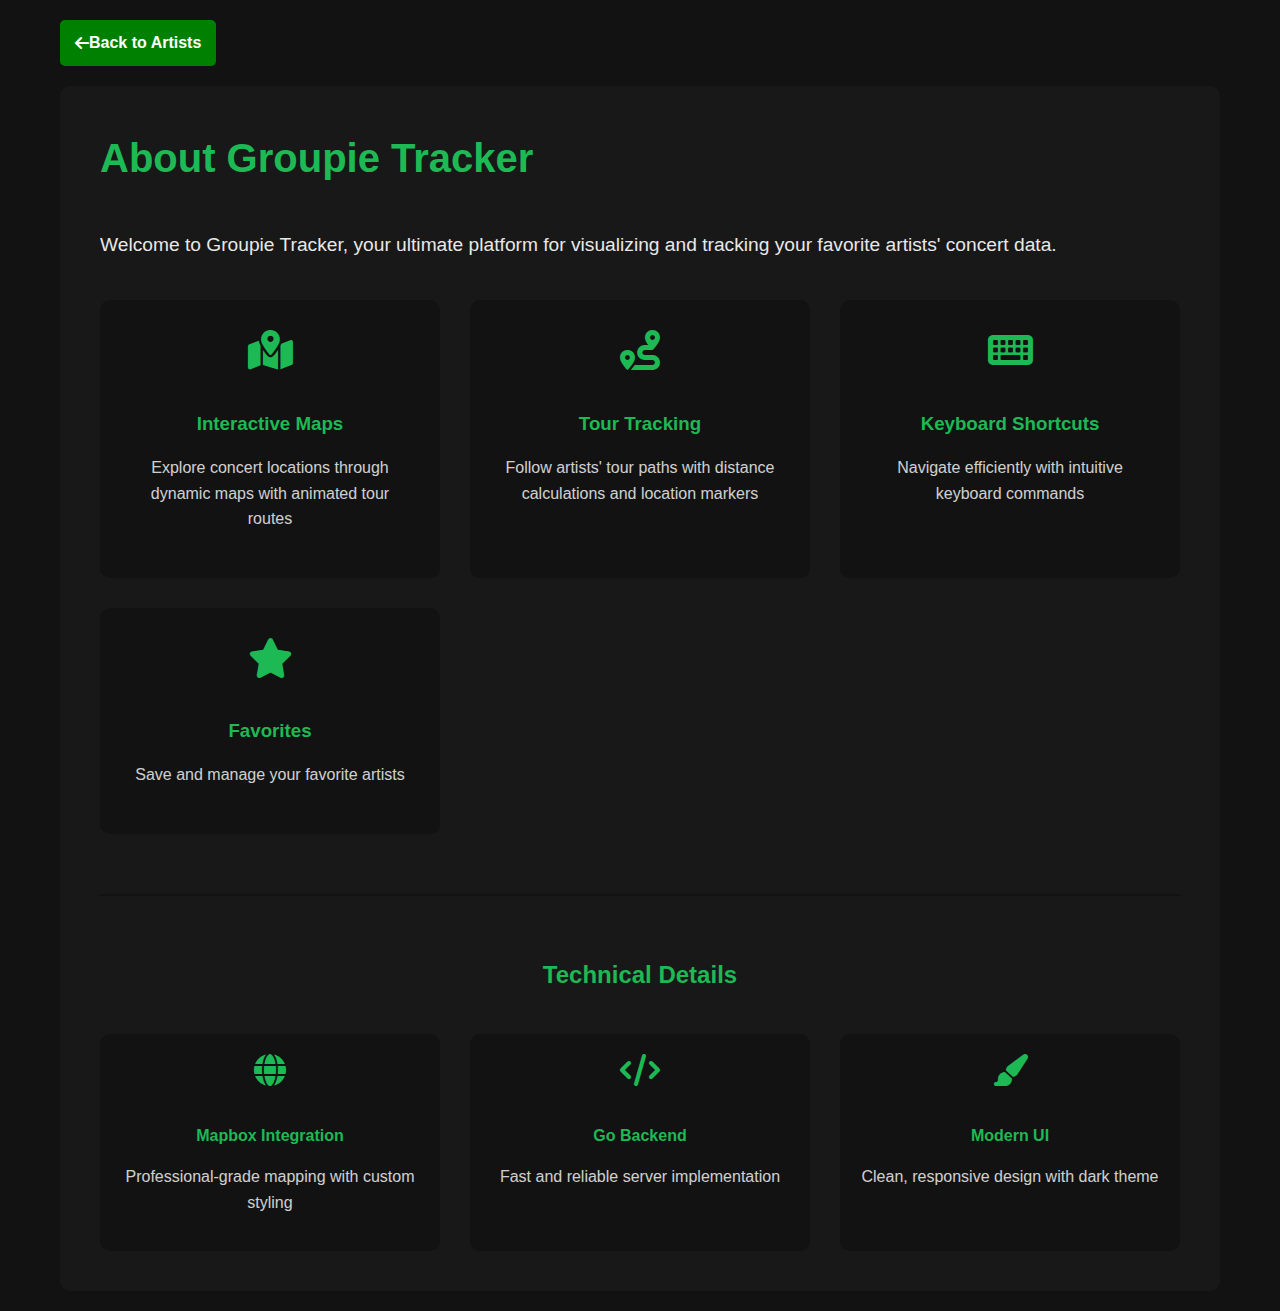
<file: templates/about.html>
<!DOCTYPE html>
<html lang="en">
<head>
    <meta charset="UTF-8">
    <meta name="viewport" content="width=device-width, initial-scale=1.0">
    <title>About - Groupie Tracker</title>
    <link rel="stylesheet" href="https://cdnjs.cloudflare.com/ajax/libs/font-awesome/6.0.0-beta3/css/all.min.css">
    <link rel="stylesheet" href="/static/css/styles.css">
</head>
<body>
    <div class="container">
        <nav class="breadcrumb">
            <a href="/" class="back-button"><i class="fas fa-arrow-left"></i> Back to Artists</a>
        </nav>

        <div class="about-section">
            <h1>About Groupie Tracker</h1>
            <p class="about-description">
                Welcome to Groupie Tracker, your ultimate platform for visualizing and tracking your favorite artists' concert data. 
            </p>

            <div class="features-grid">
                <div class="feature-card">
                    <i class="fas fa-map-marked-alt"></i>
                    <h3>Interactive Maps</h3>
                    <p>Explore concert locations through dynamic maps with animated tour routes</p>
                </div>
                
                <div class="feature-card">
                    <i class="fas fa-route"></i>
                    <h3>Tour Tracking</h3>
                    <p>Follow artists' tour paths with distance calculations and location markers</p>
                </div>

                <div class="feature-card">
                    <i class="fas fa-keyboard"></i>
                    <h3>Keyboard Shortcuts</h3>
                    <p>Navigate efficiently with intuitive keyboard commands</p>
                </div>

                <div class="feature-card">
                    <i class="fas fa-star"></i>
                    <h3>Favorites</h3>
                    <p>Save and manage your favorite artists</p>
                </div>
            </div>

            <div class="tech-stack">
                <h2>Technical Details</h2>
                <div class="tech-list">
                    <div class="tech-item">
                        <i class="fas fa-globe"></i>
                        <h4>Mapbox Integration</h4>
                        <p>Professional-grade mapping with custom styling</p>
                    </div>
                    <div class="tech-item">
                        <i class="fas fa-code"></i>
                        <h4>Go Backend</h4>
                        <p>Fast and reliable server implementation</p>
                    </div>
                    <div class="tech-item">
                        <i class="fas fa-paint-brush"></i>
                        <h4>Modern UI</h4>
                        <p>Clean, responsive design with dark theme</p>
                    </div>
                </div>
            </div>
        </div>
    </div>
</body>
</html>
</file>
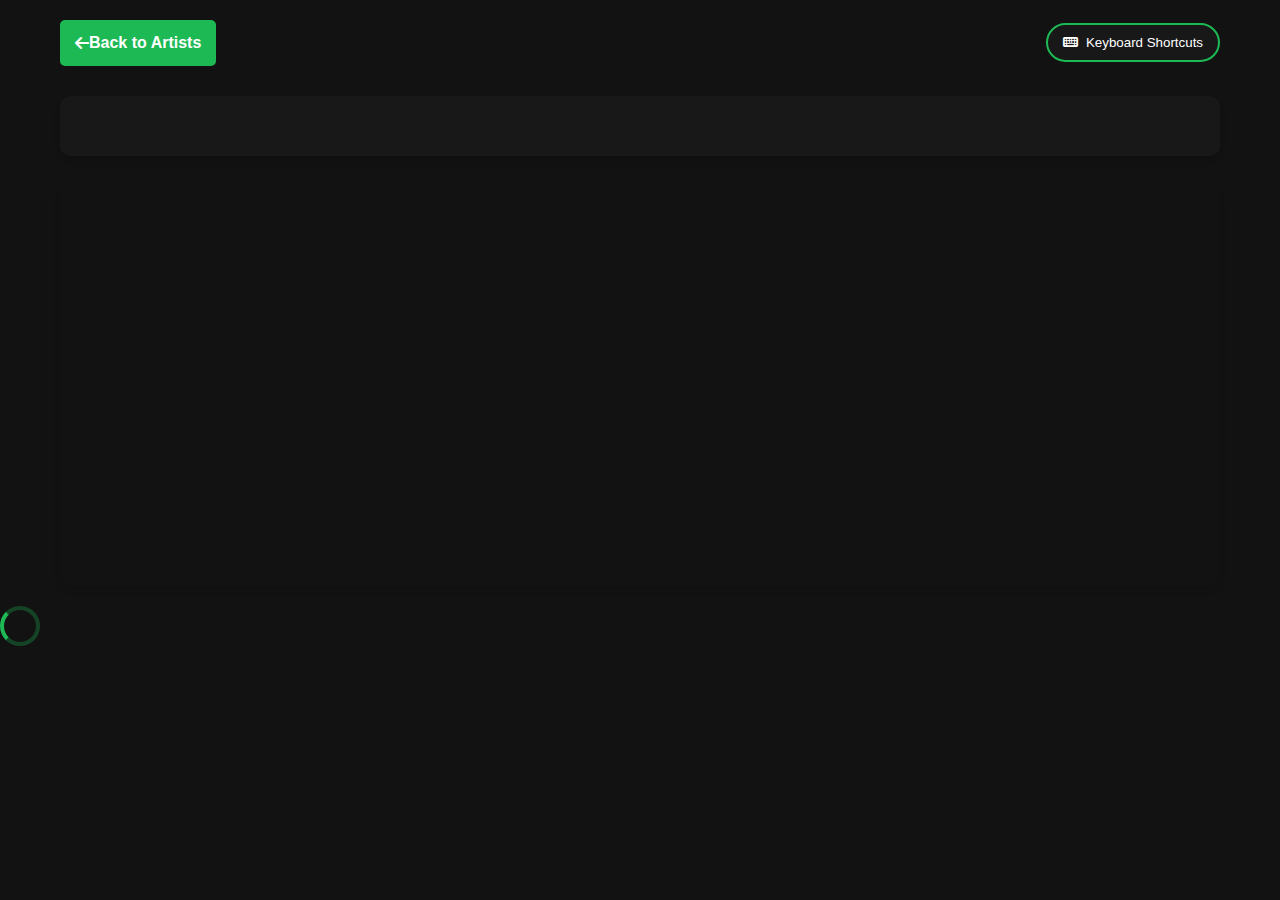
<file: templates/artist-details.html>
<!DOCTYPE html>
<html lang="en">
<head>
    <meta charset="UTF-8">
    <meta name="viewport" content="width=device-width, initial-scale=1.0">
    <title>Artist Details - Groupie Tracker</title>
    <link href="https://api.mapbox.com/mapbox-gl-js/v2.9.1/mapbox-gl.css" rel="stylesheet">
    <link rel="stylesheet" href="https://cdnjs.cloudflare.com/ajax/libs/font-awesome/6.0.0-beta3/css/all.min.css">
    <link rel="stylesheet" href="/static/css/styles.css">
    <style>
        .back-button {
            color: white;
            background-color: #1db954;
            padding: 10px 15px;
            border-radius: 5px;
            text-decoration: none;
            display: inline-flex;
            align-items: center;
            font-weight: bold;
            transition: background-color 0.3s ease;
        }
    
        .back-button:hover {
            background-color: darkgreen;
        }
    </style>
    
</head>
<body>
    <div class="container">
        <nav class="breadcrumb">
            <a href="/" class="back-button"><i class="fas fa-arrow-left"></i> Back to Artists</a>
            <div class="shortcuts-guide">
                <button class="shortcuts-toggle" aria-expanded="false" aria-controls="shortcuts-content">
                    <i class="fas fa-keyboard"></i>
                    Keyboard Shortcuts
                </button>
                <div id="shortcuts-content" class="shortcuts-content" role="dialog" aria-label="Keyboard shortcuts">
                    <h3>Keyboard Shortcuts</h3>
                    <ul role="list">
                        <li><kbd>Alt</kbd> + <kbd>←</kbd> Back to main page</li>
                        <li><kbd>Alt</kbd> + <kbd>F</kbd> Toggle favorite</li>
                        <li><kbd>Alt</kbd> + <kbd>S</kbd> Share artist</li>
                    </ul>
                </div>
            </div>
        </nav>
        
        <div id="artist-details" class="artist-details-page">
            <!-- Artist details will be populated by JavaScript -->
        </div>
        
        <div id="map" class="details-map"></div>
    </div>

    <div id="loading" class="loading-overlay">
        <div class="spinner"></div>
    </div>
    
    <div id="error-message" class="error-message" role="alert" aria-live="assertive"></div>

    <script src="https://api.mapbox.com/mapbox-gl-js/v2.9.1/mapbox-gl.js"></script>
    <script src="/static/js/error-handler.js"></script>
    <script src="/static/js/artist-details.js"></script>
</body>
</html>
</file>
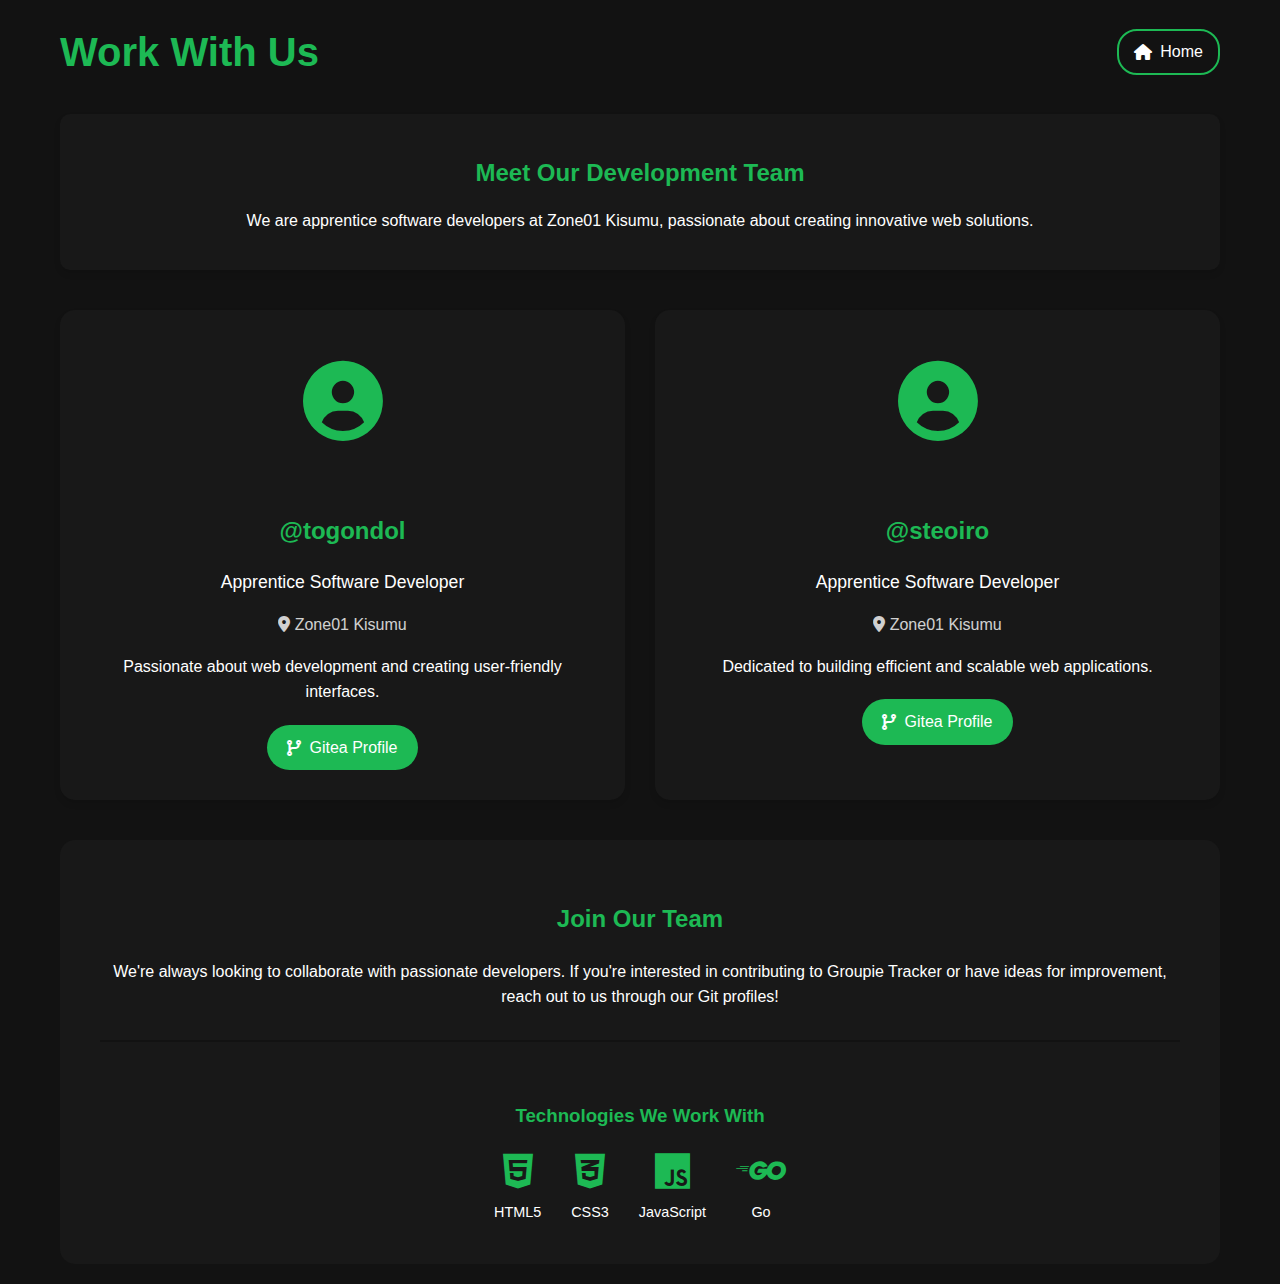
<file: templates/work-with-us.html>
<!DOCTYPE html>
<html lang="en">
<head>
    <meta charset="UTF-8">
    <meta name="viewport" content="width=device-width, initial-scale=1.0">
    <title>Work With Us - Groupie Tracker</title>
    <link rel="stylesheet" href="https://cdnjs.cloudflare.com/ajax/libs/font-awesome/6.0.0-beta3/css/all.min.css">
    <link rel="stylesheet" href="/static/css/styles.css">
    <link rel="stylesheet" href="/static/css/work-with-us.css">
</head>
<body>
    <div class="container">
        <div class="header-section">
            <h1>Work With Us</h1>
            <div class="header-actions">
                <a href="/" class="nav-link">
                    <i class="fas fa-home"></i> Home
                </a>
            </div>
        </div>

        <main class="main-content">
            <div class="team-intro">
                <h2>Meet Our Development Team</h2>
                <p>We are apprentice software developers at Zone01 Kisumu, passionate about creating innovative web solutions.</p>
            </div>

            <div class="team-members">
                <div class="dev-card">
                    <div class="dev-image">
                        <i class="fas fa-user-circle"></i>
                    </div>
                    <div class="dev-info">
                        <h3>@togondol</h3>
                        <p class="dev-role">Apprentice Software Developer</p>
                        <p class="dev-location"><i class="fas fa-map-marker-alt"></i> Zone01 Kisumu</p>
                        <div class="dev-bio">
                            <p>Passionate about web development and creating user-friendly interfaces.</p>
                        </div>
                        <div class="dev-links">
                            <a href="https://learn.zone01kisumu.ke/git/togondol" class="profile-link" target="_blank">
                                <i class="fas fa-code-branch"></i> Gitea Profile
                            </a>
                        </div>
                    </div>
                </div>

                <div class="dev-card">
                    <div class="dev-image">
                        <i class="fas fa-user-circle"></i>
                    </div>
                    <div class="dev-info">
                        <h3>@steoiro</h3>
                        <p class="dev-role">Apprentice Software Developer</p>
                        <p class="dev-location"><i class="fas fa-map-marker-alt"></i> Zone01 Kisumu</p>
                        <div class="dev-bio">
                            <p>Dedicated to building efficient and scalable web applications.</p>
                        </div>
                        <div class="dev-links">
                            <a href="https://learn.zone01kisumu.ke/git/steoiro" class="profile-link" target="_blank">
                                <i class="fas fa-code-branch"></i> Gitea Profile
                            </a>
                        </div>
                    </div>
                </div>
            </div>

            <div class="join-section">
                <h2>Join Our Team</h2>
                <p>We're always looking to collaborate with passionate developers. If you're interested in contributing to Groupie Tracker or have ideas for improvement, reach out to us through our Git profiles!</p>
                <div class="tech-stack">
                    <h3>Technologies We Work With</h3>
                    <div class="tech-icons">
                        <div class="tech-icon"><i class="fab fa-html5"></i><span>HTML5</span></div>
                        <div class="tech-icon"><i class="fab fa-css3-alt"></i><span>CSS3</span></div>
                        <div class="tech-icon"><i class="fab fa-js"></i><span>JavaScript</span></div>
                        <div class="tech-icon"><i class="fab fa-golang"></i><span>Go</span></div>
                    </div>
                </div>
            </div>
        </main>
    </div>
</body>
</html>
</file>
<file: static/css/styles.css>
:root {
    --primary-color: #1DB954;
    --secondary-color: #191414;
    --text-color: #FFFFFF;
    --background-color: #121212;
    --card-color: #181818;
    --hover-color: #282828;
}

body {
    font-family: 'Circular', Arial, sans-serif;
    line-height: 1.6;
    margin: 0;
    padding: 0;
    background-color: var(--background-color);
    color: var(--text-color);
}

.container {
    max-width: 1200px;
    margin: 0 auto;
    padding: 20px;
    width: 100%;
    box-sizing: border-box;
}

.main-content {
    width: 100%;
}

.header-section {
    display: flex;
    justify-content: space-between;
    align-items: center;
    margin-bottom: 30px;
    width: 100%;
}

.header-actions {
    display: flex;
    gap: 15px;
    align-items: center;
}

h1 {
    color: var(--primary-color);
    font-size: 2.5rem;
    margin: 0; /* Reset margin */
}

#search-container {
    width: 100%;
    margin-bottom: 30px;
    position: relative;
}

#search-input {
    width: 100%;
    padding: 15px;
    font-size: 18px;
    border: none;
    border-radius: 50px;
    background-color: var(--card-color);
    color: var(--text-color);
    box-shadow: 0 4px 6px rgba(0, 0, 0, 0.1);
    transition: all 0.3s ease;
    box-sizing: border-box;
}

#search-input:focus {
    outline: none;
    box-shadow: 0 0 0 2px var(--primary-color);
}

#suggestions {
    position: absolute;
    top: 100%;
    left: 0;
    right: 0;
    border-radius: 0 0 20px 20px;
    background-color: var(--card-color);
    box-shadow: 0 4px 6px rgba(0, 0, 0, 0.1);
    z-index: 10;
}

.suggestion-item {
    padding: 15px;
    cursor: pointer;
    transition: background-color 0.3s ease;
}

.suggestion-item:hover {
    background-color: var(--hover-color);
}

#filter-container {
    width: 100%;
    margin-bottom: 30px;
    background-color: var(--card-color);
    padding: 20px;
    border-radius: 10px;
    box-shadow: 0 4px 6px rgba(0, 0, 0, 0.1);
    box-sizing: border-box;
}

.filter-section {
    margin-bottom: 20px;
    padding: 15px;
    background-color: var(--card-color);
    border-radius: 10px;
}

.filter-section:last-child {
    margin-bottom: 0;
}

.filter-row {
    display: flex;
    align-items: center;
    margin-bottom: 20px;
}

.filter-row label {
    color: var(--text-color);
    margin-right: 15px;
    min-width: 150px;
    font-weight: bold;
}

.range-container {
    display: flex;
    align-items: center;
    gap: 15px;
    width: 100%;
}

.slider-container {
    flex-grow: 1;
    padding: 0 10px;
}

.range-slider {
    flex-grow: 1;
    margin-right: 15px;
    width: 100%;
    height: 5px;
    border-radius: 5px;
    background: #d3d3d3;
    outline: none;
}

.range-slider::-webkit-slider-thumb {
    -webkit-appearance: none;
    appearance: none;
    width: 20px;
    height: 20px;
    border-radius: 50%;
    background: var(--primary-color);
    cursor: pointer;
}

.year-display {
    color: var(--primary-color);
    min-width: 50px;
    font-weight: bold;
}

#member-checkboxes, #location-checkboxes {
    display: flex;
    flex-wrap: wrap;
    gap: 15px;
}

#member-checkboxes label, #location-checkboxes label {
    display: flex;
    align-items: center;
    color: var(--text-color);
    cursor: pointer;
}

#member-checkboxes input[type="checkbox"], #location-checkboxes input[type="checkbox"] {
    margin-right: 8px;
}

#results-container {
    width: 100%;
    display: grid;
    grid-template-columns: repeat(auto-fill, minmax(250px, 1fr));
    gap: 30px;
    justify-content: center;
}

@media (max-width: 768px) {
    .container {
        padding: 10px;
    }

    .header-section {
        flex-direction: column;
        gap: 15px;
        text-align: center;
    }

    h1 {
        font-size: 2rem;
    }

    .header-actions {
        width: 100%;
        justify-content: center;
    }

    .range-container {
        flex-direction: column;
        gap: 10px;
    }

    .year-input {
        width: 100%;
    }
}

/* Navigation and action buttons */
.nav-link, .favorites-toggle-btn {
    padding: 8px 15px;
    border-radius: 20px;
    border: 2px solid var(--primary-color);
    background: none;
    color: var(--text-color);
    text-decoration: none;
    display: flex;
    align-items: center;
    gap: 8px;
    transition: all 0.3s ease;
    cursor: pointer;
}

.nav-link:hover, .favorites-toggle-btn:hover {
    background-color: var(--primary-color);
    transform: translateY(-2px);
}

/* Add box-sizing to all elements */
*, *::before, *::after {
    box-sizing: border-box;
}

.artist-card {
    border-radius: 10px;
    padding: 20px;
    background-color: var(--card-color);
    cursor: pointer;
    box-shadow: 0 4px 6px rgba(0, 0, 0, 0.1);
    transition: all 0.3s ease;
    display: flex;
    flex-direction: column;
    align-items: center;
}

.artist-card:hover {
    transform: translateY(-10px);
    box-shadow: 0 12px 16px rgba(0, 0, 0, 0.2);
}

.artist-card img {
    width: 100%;
    height: 200px;
    object-fit: cover;
    border-radius: 10px;
    margin-bottom: 15px;
}

.artist-card h3 {
    margin: 0;
    color: var(--primary-color);
}

.artist-card p {
    margin: 5px 0;
    color: var(--text-color);
}

#artist-details {
    margin-top: 30px;
    background-color: var(--card-color);
    padding: 30px;
    border-radius: 10px;
    box-shadow: 0 4px 6px rgba(0, 0, 0, 0.1);
}

#map {
    height: 400px;
    width: 100%;
    margin-top: 30px;
    border-radius: 10px;
    box-shadow: 0 4px 6px rgba(0, 0, 0, 0.1);
}

.spinner {
    border: 4px solid rgba(29, 185, 84, 0.3);
    width: 40px;
    height: 40px;
    border-radius: 50%;
    border-left-color: var(--primary-color);
    animation: spin 1s linear infinite;
}

@keyframes spin {
    0% { transform: rotate(0deg); }
    100% { transform: rotate(360deg); }
}

@media (max-width: 768px) {
    .container {
        padding: 10px;
    }

    h1 {
        font-size: 2rem;
    }

    #search-input {
        font-size: 16px;
        padding: 12px;
    }

    .filter-row {
        flex-direction: column;
        align-items: flex-start;
    }

    .filter-row label {
        margin-bottom: 10px;
    }

    #results-container {
        grid-template-columns: repeat(auto-fill, minmax(200px, 1fr));
    }

    .artist-card {
        padding: 15px;
    }

    #artist-details {
        padding: 20px;
    }
}

@keyframes fadeIn {
    from { opacity: 0; transform: translateY(20px); }
    to { opacity: 1; transform: translateY(0); }
}

.artist-card {
    animation: fadeIn 0.3s ease-out;
}

.page-transition {
    transition: opacity 0.3s ease-out;
}

.page-transition.fade-out {
    opacity: 0;
}

::-webkit-scrollbar {
    width: 10px;
}

::-webkit-scrollbar-track {
    background: var(--background-color);
}

::-webkit-scrollbar-thumb {
    background: var(--primary-color);
    border-radius: 5px;
}


.error-message {
    background-color: #ff4444;
    color: white;
    padding: 10px;
    border-radius: 5px;
    margin-bottom: 20px;
    display: none;
}

.custom-marker {
    cursor: pointer;
}

.custom-popup {
    z-index: 1;
}

.custom-popup {
    color: black;
    font-family: Arial, sans-serif;
}

.custom-popup h3 {
    font-size: 14px;
    margin: 0;
    padding: 5px 0;
}

.custom-marker {
    cursor: pointer;
    transition: transform 0.3s ease;
}

.custom-marker:hover {
    transform: scale(1.2);
}

.custom-popup {
    color: black;
    font-family: Arial, sans-serif;
    max-width: 200px;
}

.popup-header {
    display: flex;
    justify-content: space-between;
    align-items: center;
    border-bottom: 1px solid #ccc;
    padding-bottom: 5px;
    margin-bottom: 10px;
}

.popup-close {
    background: none;
    border: none;
    font-size: 20px;
    cursor: pointer;
}

.popup-content {
    max-height: 150px;
    overflow-y: auto;
}

.custom-popup h3 {
    font-size: 16px;
    margin: 0;
}

.custom-popup h4 {
    font-size: 14px;
    margin: 10px 0 5px;
}

.custom-popup ul {
    padding-left: 20px;
    margin: 0;
}

.custom-popup li {
    font-size: 12px;
}

.back-button {
    color: white;
    background-color: green;
    padding: 10px 15px;
    border-radius: 5px;
    text-decoration: none;
    display: inline-flex;
    align-items: center;
    font-weight: bold;
    transition: background-color 0.3s ease;
}

.back-button:hover {
    background-color: darkgreen;
}

.filter-actions {
    display: flex;
    justify-content: flex-end;
    margin-top: 20px;
}

.clear-filters-btn {
    background-color: var(--card-color);
    color: var(--text-color);
    border: 2px solid var(--primary-color);
    padding: 10px 20px;
    border-radius: 50px;
    cursor: pointer;
    display: flex;
    align-items: center;
    gap: 8px;
    transition: all 0.3s ease;
    font-size: 16px;
}

.clear-filters-btn:hover {
    background-color: var(--primary-color);
    transform: translateY(-2px);
    box-shadow: 0 4px 6px rgba(0, 0, 0, 0.1);
}

.clear-filters-btn i {
    font-size: 14px;
}

.action-buttons {
    display: flex;
    gap: 10px;
    margin-top: 20px;
}

.action-btn {
    padding: 10px 20px;
    border: 2px solid var(--primary-color);
    border-radius: 50px;
    background: var(--card-color);
    color: var(--text-color);
    cursor: pointer;
    display: flex;
    align-items: center;
    gap: 8px;
    transition: all 0.3s ease;
}

.action-btn:hover {
    background: var(--primary-color);
    transform: translateY(-2px);
}

.favorite-btn.favorited {
    background: var(--primary-color);
}

.share-btn i {
    font-size: 16px;
}

.notification {
    position: fixed;
    bottom: 20px;
    left: 50%;
    transform: translateX(-50%);
    background-color: var(--primary-color);
    color: var(--text-color);
    padding: 12px 24px;
    border-radius: 50px;
    box-shadow: 0 4px 6px rgba(0, 0, 0, 0.1);
    z-index: 1000;
    animation: slideUp 0.3s ease-out, fadeOut 0.3s ease-out 1.7s;
}

@keyframes slideUp {
    from {
        transform: translate(-50%, 100%);
        opacity: 0;
    }
    to {
        transform: translate(-50%, 0);
        opacity: 1;
    }
}

@keyframes fadeOut {
    from {
        opacity: 1;
    }
    to {
        opacity: 0;
    }
}

.header-section {
    display: flex;
    justify-content: space-between;
    align-items: center;
    margin-bottom: 30px;
}

.favorites-toggle-btn {
    background-color: var(--card-color);
    color: var(--text-color);
    border: 2px solid var(--primary-color);
    padding: 10px 20px;
    border-radius: 50px;
    cursor: pointer;
    display: flex;
    align-items: center;
    gap: 8px;
    transition: all 0.3s ease;
}

.favorites-toggle-btn:hover {
    background-color: var(--primary-color);
    transform: translateY(-2px);
}

.favorites-toggle-btn.active {
    background-color: var(--primary-color);
}

.notification {
    position: fixed;
    bottom: 20px;
    left: 50%;
    transform: translateX(-50%);
    background-color: var(--primary-color);
    color: var(--text-color);
    padding: 12px 24px;
    border-radius: 50px;
    box-shadow: 0 4px 6px rgba(0, 0, 0, 0.1);
    z-index: 1000;
    animation: slideUp 0.3s ease-out;
}

.notification {
    display: flex;
    align-items: center;
    gap: 8px;
}

.notification i {
    font-size: 16px;
}

.notification-success {
    background-color: var(--primary-color);
}

.notification-clipboard {
    background-color: #4a90e2;
}

.notification-error {
    background-color: #ff4444;
}

@keyframes fadeOut {
    from {
        opacity: 1;
        transform: translate(-50%, 0);
    }
    to {
        opacity: 0;
        transform: translate(-50%, 20px);
    }
}

.filter-section {
    margin-bottom: 20px;
    padding: 15px;
    background-color: var(--card-color);
    border-radius: 10px;
}

.filter-section h3 {
    margin-top: 0;
    margin-bottom: 15px;
    color: var(--primary-color);
    display: flex;
    align-items: center;
    gap: 10px;
}

.range-container {
    display: flex;
    align-items: center;
    gap: 15px;
}

.year-input {
    width: 70px;
    padding: 5px;
    border: 1px solid var(--primary-color);
    border-radius: 5px;
    background-color: var(--card-color);
    color: var(--text-color);
}

.slider-container {
    flex-grow: 1;
    padding: 0 10px;
}

.checkbox-group {
    display: grid;
    grid-template-columns: repeat(auto-fill, minmax(120px, 1fr));
    gap: 10px;
}

.checkbox-label {
    display: flex;
    align-items: center;
    gap: 8px;
    cursor: pointer;
    padding: 5px;
    border-radius: 5px;
    transition: background-color 0.3s;
}

.checkbox-label:hover {
    background-color: var(--hover-color);
}

.scrollable {
    max-height: 200px;
    overflow-y: auto;
    padding-right: 10px;
}

.location-search {
    margin-bottom: 10px;
}

.location-search input {
    width: 100%;
    padding: 8px;
    border: 1px solid var(--primary-color);
    border-radius: 5px;
    background-color: var(--card-color);
    color: var(--text-color);
}

.custom-marker {
    width: 35px;
    height: 35px;
    cursor: pointer;
    transition: transform 0.3s ease;
}

.marker-content {
    position: relative;
    width: 100%;
    height: 100%;
    display: flex;
    align-items: center;
    justify-content: center;
}

.marker-content i {
    color: #1DB954;
    font-size: 35px;
    filter: drop-shadow(0 2px 4px rgba(0,0,0,0.3));
}

.marker-number {
    position: absolute;
    top: 50%;
    left: 50%;
    transform: translate(-50%, -50%);
    color: white;
    font-size: 12px;
    font-weight: bold;
}

.custom-marker:hover {
    transform: scale(1.2);
    z-index: 2;
}

.mapboxgl-popup {
    max-width: 300px;
}

.mapboxgl-popup-content {
    background: #282828;
    color: white;
    border-radius: 8px;
    padding: 15px;
    box-shadow: 0 4px 6px rgba(0,0,0,0.1);
}

.mapboxgl-popup-close-button {
    color: white;
    font-size: 16px;
    padding: 5px;
}

.custom-popup h3 {
    margin: 0 0 10px 0;
    color: #1DB954;
}

.custom-popup p {
    margin: 0;
    font-size: 14px;
}

.loading-state {
    position: relative;
    min-height: 200px;
    display: flex;
    align-items: center;
    justify-content: center;
    background: var(--card-color);
    border-radius: 10px;
    margin: 20px 0;
}

.loading-text {
    color: var(--primary-color);
    margin-left: 15px;
    font-size: 1.1em;
}

.feedback-message {
    position: fixed;
    top: 20px;
    right: 20px;
    padding: 15px 25px;
    border-radius: 8px;
    background: var(--card-color);
    color: var(--text-color);
    box-shadow: 0 4px 6px rgba(0,0,0,0.1);
    display: flex;
    align-items: center;
    gap: 10px;
    z-index: 1000;
    animation: slideIn 0.3s ease-out;
}

.feedback-message.success {
    border-left: 4px solid var(--primary-color);
}

.feedback-message.error {
    border-left: 4px solid #ff4444;
}

@keyframes slideIn {
    from {
        transform: translateX(100%);
        opacity: 0;
    }
    to {
        transform: translateX(0);
        opacity: 1;
    }
}

.breadcrumb {
    display: flex;
    justify-content: space-between;
    align-items: center;
    margin-bottom: 20px;
}

.shortcuts-guide {
    position: relative;
}

.shortcuts-toggle {
    background-color: var(--card-color);
    color: var(--text-color);
    border: 2px solid var(--primary-color);
    padding: 10px 15px;
    border-radius: 50px;
    cursor: pointer;
    display: flex;
    align-items: center;
    gap: 8px;
    transition: all 0.3s ease;
}

.shortcuts-toggle:hover {
    background-color: var(--primary-color);
    transform: translateY(-2px);
}

.shortcuts-content {
    position: absolute;
    top: calc(100% + 10px);
    right: 0;
    background-color: var(--card-color);
    border-radius: 10px;
    padding: 20px;
    box-shadow: 0 4px 6px rgba(0, 0, 0, 0.1);
    display: none;
    z-index: 100;
    min-width: 250px;
}

.shortcuts-content h3 {
    color: var(--primary-color);
    margin: 0 0 15px 0;
    font-size: 1.1em;
}

.shortcuts-content ul {
    list-style: none;
    padding: 0;
    margin: 0;
}

.shortcuts-content li {
    margin: 10px 0;
    display: flex;
    align-items: center;
    gap: 10px;
}

kbd {
    background-color: var(--hover-color);
    border: 1px solid var(--primary-color);
    border-radius: 4px;
    padding: 2px 6px;
    font-family: monospace;
    font-size: 0.9em;
    color: var(--text-color);
}

.shortcuts-guide.active .shortcuts-content {
    display: block;
    animation: fadeIn 0.3s ease-out;
}

@keyframes fadeIn {
    from {
        opacity: 0;
        transform: translateY(-10px);
    }
    to {
        opacity: 1;
        transform: translateY(0);
    }
}

.shortcuts-toggle {
    white-space: nowrap;
}

.shortcuts-content {
    border: 2px solid var(--primary-color);
}

.shortcuts-content li {
    color: var(--text-color);
}

.shortcuts-content h3 {
    border-bottom: 1px solid var(--primary-color);
    padding-bottom: 10px;
}

/* Make keyboard shortcuts more readable */
kbd {
    box-shadow: 0 2px 0 rgba(0,0,0,0.2);
    min-width: 20px;
    text-align: center;
    display: inline-block;
}

/* Artist Info Styles */
.artist-info {
    padding: 30px;
    background: var(--card-color);
    border-radius: 15px;
    margin-top: 20px;
    box-shadow: 0 4px 6px rgba(0, 0, 0, 0.1);
}

.artist-image {
    width: 100%;
    max-width: 400px;
    height: auto;
    border-radius: 15px;
    margin: 20px auto;
    display: block;
    box-shadow: 0 8px 16px rgba(0, 0, 0, 0.2);
    transition: transform 0.3s ease;
}

.artist-image:hover {
    transform: scale(1.02);
}

/* Basic Info Section */
.artist-info p {
    font-size: 1.1em;
    margin: 15px 0;
    padding: 10px;
    background: var(--background-color);
    border-radius: 8px;
    display: flex;
    align-items: center;
    gap: 10px;
    transition: transform 0.2s ease;
}

.artist-info p:hover {
    transform: translateX(10px);
}

.artist-info i {
    color: var(--primary-color);
    font-size: 1.2em;
    width: 24px;
    text-align: center;
}

/* Lists Styling */
.locations-list, .dates-list, .relations-list {
    list-style: none;
    padding: 0;
    margin: 15px 0;
    background: var(--background-color);
    border-radius: 10px;
    overflow: hidden;
}

.locations-list li, .dates-list li, .relations-list li {
    padding: 12px 20px;
    border-bottom: 1px solid var(--card-color);
    display: flex;
    align-items: center;
    gap: 10px;
    transition: all 0.2s ease;
}

.locations-list li:hover, .dates-list li:hover, .relations-list li:hover {
    background: var(--hover-color);
    padding-left: 25px;
}

.locations-list li:last-child, .dates-list li:last-child, .relations-list li:last-child {
    border-bottom: none;
}

/* Section Headers */
.artist-info h3 {
    color: var(--primary-color);
    margin: 25px 0 15px 0;
    padding-bottom: 10px;
    border-bottom: 2px solid var(--primary-color);
    display: flex;
    align-items: center;
    gap: 10px;
    font-size: 1.3em;
}

/* Relations Specific Styling */
.relations-list li {
    flex-direction: column;
    align-items: flex-start;
}

.relations-list li span {
    color: var(--primary-color);
    font-size: 0.9em;
    opacity: 0.8;
}

/* Action Buttons Enhancement */
.action-buttons {
    display: flex;
    gap: 15px;
    margin-top: 30px;
    padding: 20px;
    background: var(--background-color);
    border-radius: 10px;
    justify-content: center;
}

.action-btn {
    padding: 12px 25px;
    font-size: 1.1em;
    border: none;
    background: var(--card-color);
    color: var(--text-color);
    border-radius: 25px;
    cursor: pointer;
    transition: all 0.3s ease;
    display: flex;
    align-items: center;
    gap: 10px;
    border: 2px solid var(--primary-color);
}

.action-btn:hover {
    transform: translateY(-3px);
    box-shadow: 0 4px 12px rgba(29, 185, 84, 0.3);
    background: var(--primary-color);
}

.action-btn i {
    font-size: 1.2em;
}

.favorite-btn.favorited {
    background: var(--primary-color);
    border-color: var(--primary-color);
}

/* Artist Name  */
.artist-info h2 {
    font-size: 2.5em;
    text-align: center;
    margin-bottom: 30px;
    color: var(--primary-color);
    text-shadow: 0 2px 4px rgba(0, 0, 0, 0.2);
}

/* Error and Offline States */
.offline-container,
.error-container {
    text-align: center;
    padding: 40px 20px;
    background: var(--card-color);
    border-radius: 15px;
    margin: 20px auto;
    max-width: 500px;
}

.offline-icon,
.error-icon {
    font-size: 4em;
    color: var(--primary-color);
    margin-bottom: 20px;
    animation: pulse 2s infinite;
}

.offline-container h2,
.error-container h2 {
    color: var(--primary-color);
    margin-bottom: 15px;
}

.offline-container p,
.error-container p {
    color: var(--text-color);
    margin-bottom: 25px;
    opacity: 0.8;
}

.retry-button {
    background: var(--primary-color);
    color: var(--text-color);
    border: none;
    padding: 12px 25px;
    border-radius: 25px;
    font-size: 1.1em;
    cursor: pointer;
    display: flex;
    align-items: center;
    gap: 10px;
    margin: 0 auto;
    transition: transform 0.3s ease;
}

.retry-button:hover {
    transform: translateY(-2px);
}

@keyframes pulse {
    0% {
        transform: scale(1);
        opacity: 1;
    }
    50% {
        transform: scale(1.1);
        opacity: 0.7;
    }
    100% {
        transform: scale(1);
        opacity: 1;
    }
}

/* Add loading indicator for slow connections */
.loading-indicator {
    position: fixed;
    bottom: 20px;
    right: 20px;
    background: var(--card-color);
    padding: 10px 20px;
    border-radius: 25px;
    display: flex;
    align-items: center;
    gap: 10px;
    animation: slideIn 0.3s ease-out;
}

.loading-indicator i {
    color: var(--primary-color);
    animation: spin 1s linear infinite;
}

@keyframes slideIn {
    from {
        transform: translateX(100%);
        opacity: 0;
    }
    to {
        transform: translateX(0);
        opacity: 1;
    }
}

.about-section {
    padding: 40px;
    background: var(--card-color);
    border-radius: 10px;
    margin-top: 20px;
}

.about-description {
    font-size: 1.2em;
    line-height: 1.6;
    margin: 40px 0;
    color: var(--text-color);
    opacity: 0.9;
}

.features-grid {
    display: grid;
    grid-template-columns: repeat(auto-fit, minmax(250px, 1fr));
    gap: 30px;
    margin: 40px 0;
}

.feature-card {
    padding: 30px;
    background: var(--background-color);
    border-radius: 10px;
    text-align: center;
    transition: all 0.3s ease;
}

.feature-card:hover {
    transform: translateY(-5px);
    box-shadow: 0 5px 15px rgba(29, 185, 84, 0.2);
}

.feature-card i {
    font-size: 2.5em;
    color: var(--primary-color);
    margin-bottom: 20px;
}

.feature-card h3 {
    color: var(--primary-color);
    margin-bottom: 15px;
}

.feature-card p {
    color: var(--text-color);
    opacity: 0.8;
}

.tech-stack {
    margin-top: 60px;
    padding-top: 40px;
    border-top: 2px solid var(--background-color);
}

.tech-stack h2 {
    color: var(--primary-color);
    text-align: center;
    margin-bottom: 40px;
}

.tech-list {
    display: grid;
    grid-template-columns: repeat(auto-fit, minmax(200px, 1fr));
    gap: 30px;
}

.tech-item {
    text-align: center;
    padding: 20px;
    background: var(--background-color);
    border-radius: 10px;
    transition: all 0.3s ease;
}

.tech-item:hover {
    transform: translateY(-5px);
    box-shadow: 0 5px 15px rgba(29, 185, 84, 0.2);
}

.tech-item i {
    font-size: 2em;
    color: var(--primary-color);
    margin-bottom: 15px;
}

.tech-item h4 {
    color: var(--primary-color);
    margin-bottom: 10px;
}

.tech-item p {
    color: var(--text-color);
    opacity: 0.8;
}

.header-actions {
    display: flex;
    align-items: center;
    gap: 20px;
}

.nav-link {
    color: var(--text-color);
    text-decoration: none;
    display: flex;
    align-items: center;
    gap: 8px;
    padding: 8px 15px;
    border-radius: 20px;
    border: 2px solid var(--primary-color);
    transition: all 0.3s ease;
}

.nav-link:hover {
    background: var(--primary-color);
    transform: translateY(-2px);
}
</file>
<file: static/css/work-with-us.css>
/* Team section styles */
.team-intro {
    text-align: center;
    margin-bottom: 40px;
    padding: 20px;
    background-color: var(--card-color);
    border-radius: 10px;
    box-shadow: 0 4px 6px rgba(0, 0, 0, 0.1);
}

.team-intro h2 {
    color: var(--primary-color);
    margin-bottom: 15px;
}

.team-members {
    display: grid;
    grid-template-columns: repeat(auto-fit, minmax(300px, 1fr));
    gap: 30px;
    margin-bottom: 40px;
}

/* Developer card styles */
.dev-card {
    background-color: var(--card-color);
    border-radius: 15px;
    padding: 30px;
    box-shadow: 0 4px 6px rgba(0, 0, 0, 0.1);
    transition: transform 0.3s ease;
    display: flex;
    flex-direction: column;
    align-items: center;
    text-align: center;
}

.dev-card:hover {
    transform: translateY(-10px);
}

.dev-image {
    font-size: 80px;
    color: var(--primary-color);
    margin-bottom: 20px;
}

.dev-info h3 {
    color: var(--primary-color);
    margin-bottom: 10px;
    font-size: 1.5em;
}

.dev-role {
    color: var(--text-color);
    margin-bottom: 10px;
    font-size: 1.1em;
}

.dev-location {
    color: var(--text-color);
    margin-bottom: 15px;
    opacity: 0.8;
}

.dev-bio {
    margin-bottom: 20px;
    line-height: 1.6;
}

.dev-links {
    display: flex;
    justify-content: center;
    gap: 15px;
}

.profile-link {
    display: inline-flex;
    align-items: center;
    gap: 8px;
    padding: 10px 20px;
    background-color: var(--primary-color);
    color: white;
    text-decoration: none;
    border-radius: 25px;
    transition: all 0.3s ease;
}

.profile-link:hover {
    transform: translateY(-2px);
    box-shadow: 0 4px 12px rgba(29, 185, 84, 0.3);
}

/* Join section styles */
.join-section {
    background-color: var(--card-color);
    padding: 40px;
    border-radius: 15px;
    text-align: center;
    margin-top: 40px;
}

.join-section h2 {
    color: var(--primary-color);
    margin-bottom: 20px;
}

.tech-stack {
    margin-top: 30px;
}

.tech-stack h3 {
    color: var(--primary-color);
    margin-bottom: 20px;
}

.tech-icons {
    display: flex;
    justify-content: center;
    gap: 30px;
    flex-wrap: wrap;
}

.tech-icon {
    display: flex;
    flex-direction: column;
    align-items: center;
    gap: 10px;
}

.tech-icon i {
    font-size: 40px;
    color: var(--primary-color);
}

.tech-icon span {
    font-size: 0.9em;
    color: var(--text-color);
}

/* Responsive adjustments */
@media (max-width: 768px) {
    .team-members {
        grid-template-columns: 1fr;
    }

    .dev-card {
        padding: 20px;
    }

    .join-section {
        padding: 20px;
    }

    .tech-icons {
        gap: 20px;
    }
}
</file>
